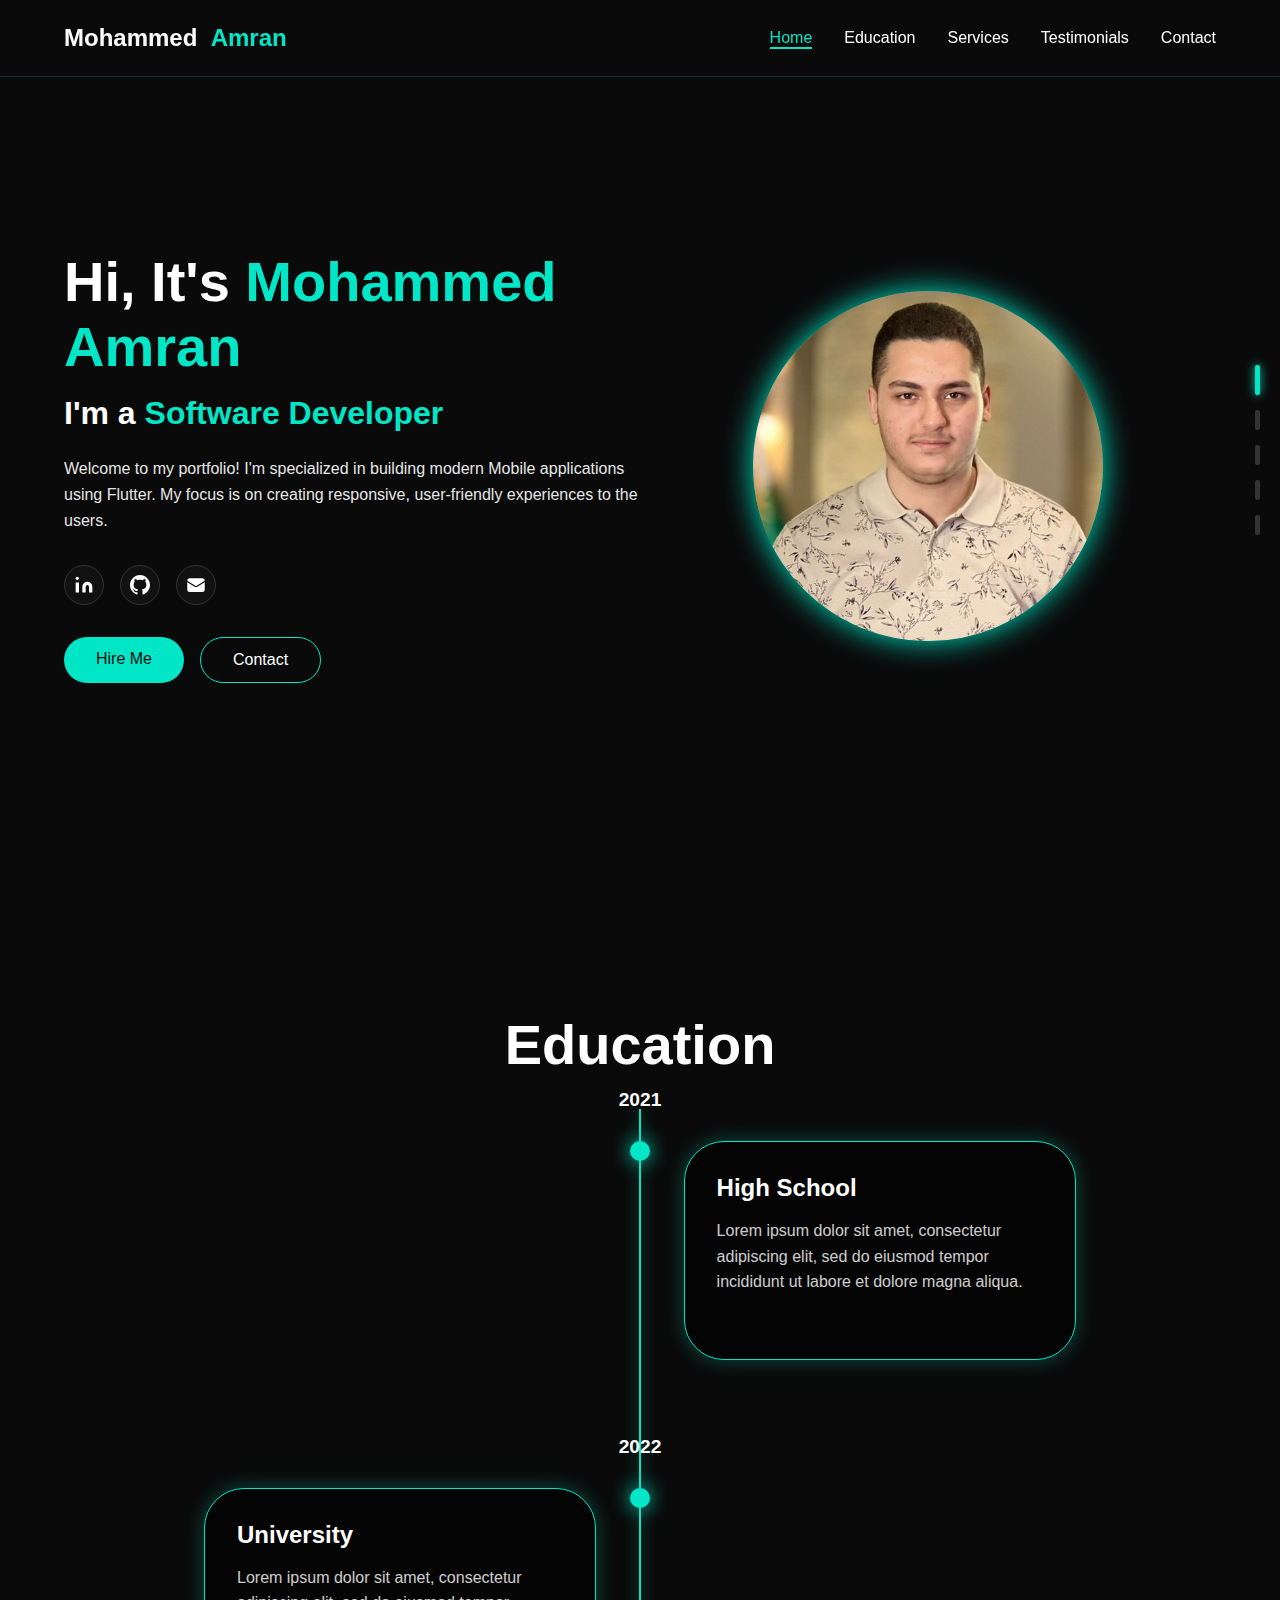
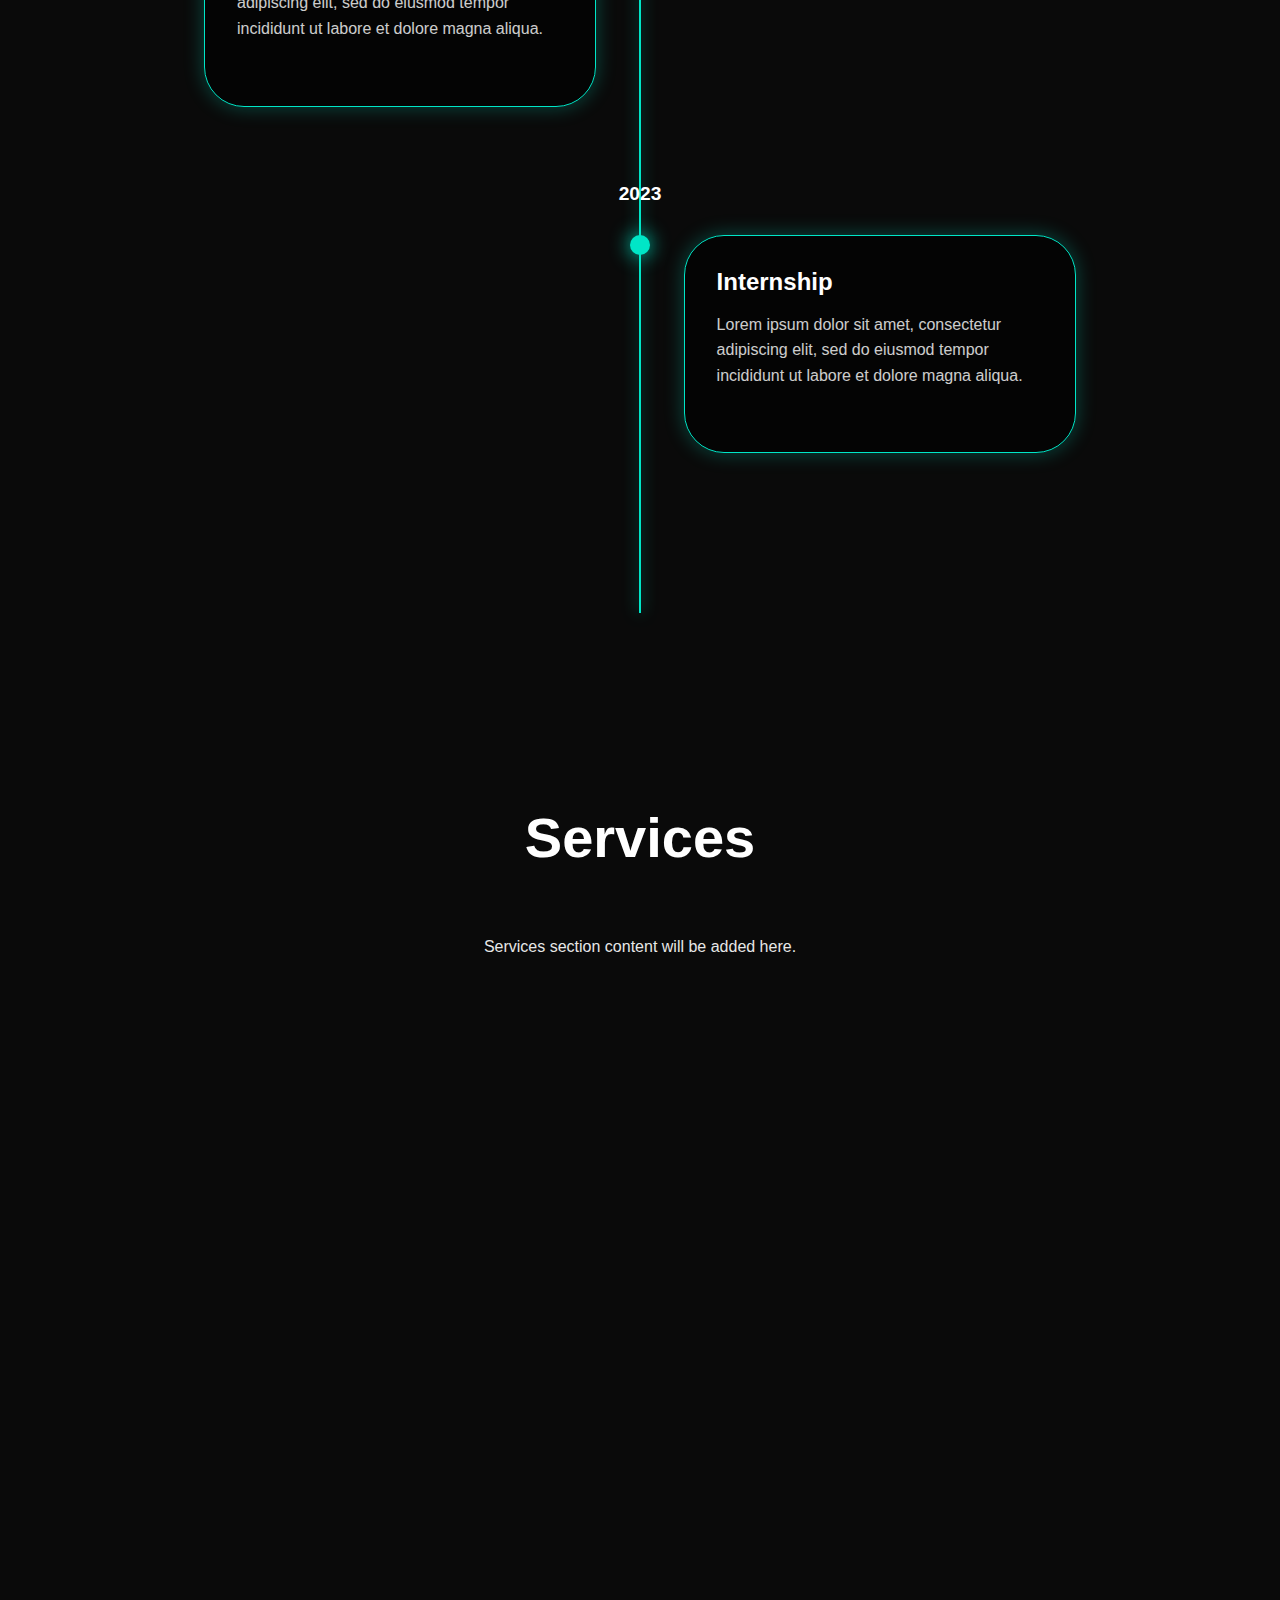
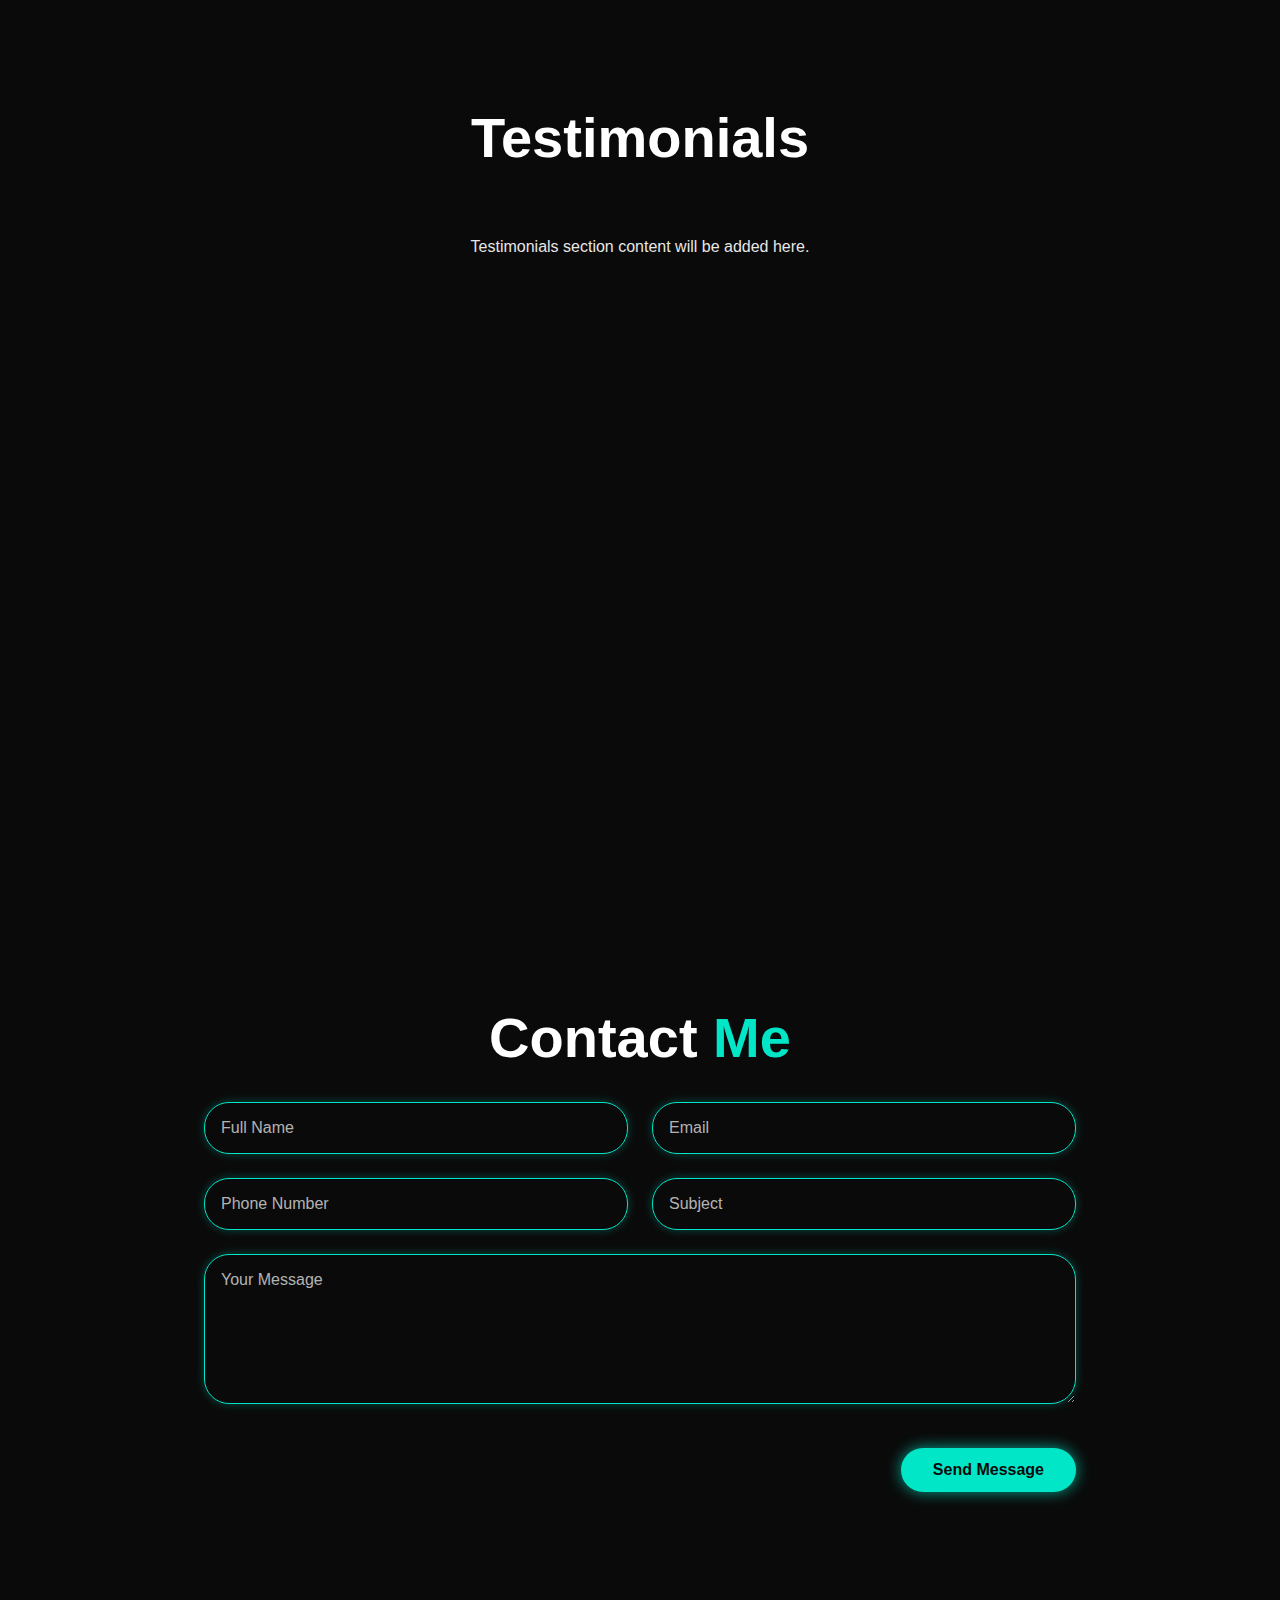
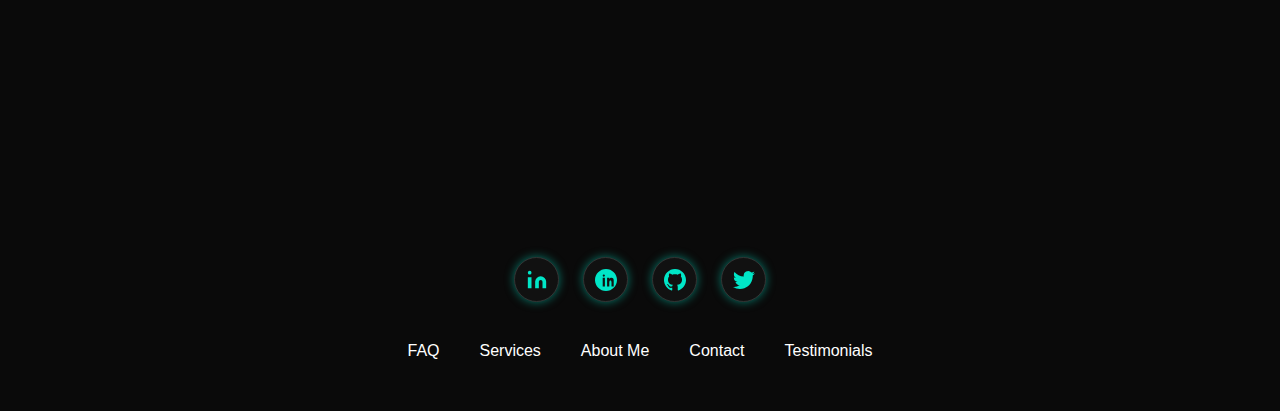
<file: index.html>
<!DOCTYPE html>
<html lang="en">
<head>
    <meta charset="UTF-8">
    <meta name="viewport" content="width=device-width, initial-scale=1.0">
    <title>Mohammed Amran - Portfolio</title>

    <style>
        /* Reset and Base Styles */
        * {
            margin: 0;
            padding: 0;
            box-sizing: border-box;
            font-family: 'Segoe UI', Tahoma, Geneva, Verdana, sans-serif;
            scroll-behavior: smooth;
        }

        html{
            scroll-behavior: smooth;
        }

        body {
            background-color: #0a0a0a;
            color: white;
            overflow-x: hidden;
        }

        section {
            min-height: 100vh;
            padding: 5rem 0;
        }

        /* Header & Navigation */
        header {
            padding: 1.5rem 5%;
            display: flex;
            justify-content: space-between;
            align-items: center;
            position: fixed;
            top: 0;
            left: 0;
            right: 0;
            background-color: rgba(10, 10, 10, 0.9);
            z-index: 1000;
            backdrop-filter: blur(10px);
            border-bottom: 1px solid rgba(0, 230, 199, 0.2);
            transition: all 0.3s ease;
        }

        .logo {
            font-size: 1.5rem;
            font-weight: bold;
            color: white;
            text-decoration: none;
            display: flex;
            align-items: center;
            position: relative;
            transition: all 0.3s ease;
        }

        .logo span {
            transition: all 0.3s ease;
        }

        .highlight {
            color: #00e6c7;
        }

        .logo:hover span:not(.highlight) {
            text-shadow: 0 0 10px rgba(0, 230, 199, 0.7), 0 0 20px rgba(0, 230, 199, 0.5);
        }

        .logo:hover .highlight {
            color: white;
            text-shadow: 0 0 10px rgba(255, 255, 255, 0.7), 0 0 20px rgba(255, 255, 255, 0.5);
        }

        nav ul {
            display: flex;
            list-style: none;
        }

        nav ul li {
            margin-left: 2rem;
        }

        nav ul li a {
            color: white;
            text-decoration: none;
            transition: color 0.3s;
            font-size: 1rem;
        }

        nav ul li a:hover, 
        nav ul li a.active {
            color: #00e6c7;
        }

        /* Mobile Menu */
        .mobile-menu-btn {
            display: none;
            cursor: pointer;
        }

        .overlay {
            position: fixed;
            top: 0;
            left: 0;
            width: 100%;
            height: 100%;
            background: rgba(0,0,0,0.7);
            display: none;
            z-index: 90;
        }

        .overlay.active {
            display: block;
        }

        /* Hero Section */
        #home {
            min-height: 100vh;
            display: flex;
            align-items: center;
            padding: 7rem 5% 5rem;
        }

        .hero-content {
            flex: 1;
            max-width: 600px;
        }

        .hero-image {
            flex: 1;
            display: flex;
            justify-content: center;
            align-items: center;
        }

        .profile-image {
            width: 350px;
            height: 350px;
            border-radius: 50%;
            object-fit: cover;
            position: relative;
        }

        .image-container {
            position: relative;
            width: 350px;
            height: 350px;
        }

        .circle-glow {
            position: absolute;
            width: 100%;
            height: 100%;
            border-radius: 50%;
            background: transparent;
            border: 2px solid #00e6c7;
            box-shadow: 0 0 30px #00e6c7;
            animation: pulse 2s infinite;
        }

        @keyframes pulse {
            0% {
                box-shadow: 0 0 20px #00e6c7;
            }
            50% {
                box-shadow: 0 0 40px #00e6c7;
            }
            100% {
                box-shadow: 0 0 20px #00e6c7;
            }
        }

        h1 {
            font-size: 3.5rem;
            margin-bottom: 1rem;
        }

        h2 {
            font-size: 2rem;
            margin-bottom: 1.5rem;
        }

        p {
            line-height: 1.6;
            margin-bottom: 2rem;
            opacity: 0.9;
        }

        /* Section Titles */
        .page-title {
            text-align: center;
            padding: 2rem 0;
            font-size: 3.5rem;
            font-weight: 700;
        }

        .page-title .highlight {
            font-size: inherit;
        }

        /* Social Icons */
        .social-icons {
            display: flex;
            gap: 1rem;
            margin-bottom: 2rem;
        }

        .social-icon {
            width: 40px;
            height: 40px;
            border-radius: 50%;
            background-color: #111;
            display: flex;
            align-items: center;
            justify-content: center;
            transition: all 0.3s ease;
            border: 1px solid #333;
        }

        .social-icon:hover {
            background-color: #00e6c7;
            transform: translateY(-5px);
        }

        .social-icon svg {
            width: 20px;
            height: 20px;
            fill: white;
        }

        /* Action Buttons */
        .action-buttons {
            display: flex;
            gap: 1rem;
        }

        .btn {
            padding: 0.8rem 2rem;
            border-radius: 50px;
            text-decoration: none;
            font-weight: 500;
            transition: all 0.3s ease;
        }

        .btn-primary {
            background-color: #00e6c7;
            color: #0a0a0a;
        }

        .btn-secondary {
            background-color: transparent;
            color: white;
            border: 1px solid #00e6c7;
        }

        .btn:hover {
            transform: translateY(-3px);
            box-shadow: 0 5px 15px rgba(0, 230, 199, 0.3);
        }

        /* Education Timeline */
        .timeline-container {
            max-width: 1000px;
            margin: 0 auto;
            padding: 0 5%;
        }

        .timeline {
            position: relative;
            padding: 2rem 0;
        }

        .timeline:before {
            content: '';
            position: absolute;
            left: 50%;
            top: 0;
            bottom: 0;
            width: 2px;
            background: #00e6c7;
            box-shadow: 0 0 15px rgba(0, 230, 199, 0.7);
            transform: translateX(-50%);
        }

        .timeline-item {
            margin-bottom: 8rem;
            position: relative;
            width: 100%;
        }

        .timeline-content {
            width: 45%;
            padding: 2rem;
            background: rgba(0, 0, 0, 0.6);
            border-radius: 40px;
            border: 1px solid #00e6c7;
            position: relative;
            transition: all 0.3s ease;
            box-shadow: 0 0 20px rgba(0, 230, 199, 0.3);
        }

        .timeline-content:hover {
            box-shadow: 0 0 30px rgba(0, 230, 199, 0.5);
        }

        .timeline-item:nth-child(odd) .timeline-content {
            float: right;
        }

        .timeline-item:nth-child(even) .timeline-content {
            float: left;
        }

        .timeline-item:after {
            content: '';
            display: block;
            clear: both;
        }

        .timeline-year {
            position: absolute;
            top: -60px; /* Increased spacing between year and dot */
            left: 50%;
            text-align: center;
            padding: 0.5rem;
            color: white;
            font-weight: bold;
            transform: translateX(-50%);
            z-index: 10;
            font-size: 1.2rem;
        }

        .timeline-dot {
            position: absolute;
            top: 0;
            left: 50%;
            width: 20px;
            height: 20px;
            background: #00e6c7;
            border-radius: 50%;
            transform: translateX(-50%);
            z-index: 10;
            box-shadow: 0 0 20px rgba(0, 230, 199, 1);
        }

        .timeline-title {
            margin-bottom: 1rem;
            color: white;
            font-size: 1.5rem;
            font-weight: bold;
        }

        .timeline-description {
            line-height: 1.6;
            opacity: 0.8;
        }

        /* Contact Form */
        .contact-container {
            max-width: 1000px;
            margin: 0 auto;
            padding: 0 5% 4rem;
        }

        .contact-form {
            display: grid;
            grid-template-columns: 1fr 1fr;
            gap: 1.5rem;
        }

        .form-group {
            position: relative;
        }

        .form-group.full-width {
            grid-column: span 2;
        }

        .form-control {
            width: 100%;
            padding: 1rem;
            background-color: transparent;
            border: 1px solid #00e6c7;
            border-radius: 25px;
            color: white;
            font-size: 1rem;
            outline: none;
            box-shadow: 0 0 10px rgba(0, 230, 199, 0.3);
            transition: all 0.3s ease;
        }

        textarea.form-control {
            min-height: 150px;
            resize: vertical;
        }

        .form-control:focus {
            box-shadow: 0 0 15px rgba(0, 230, 199, 0.5);
        }

        .form-control::placeholder {
            color: rgba(255, 255, 255, 0.7);
        }

        .submit-container {
            grid-column: span 2;
            display: flex;
            justify-content: flex-end;
            margin-top: 1rem;
        }

        .submit-btn {
            background-color: #00e6c7;
            color: #0a0a0a;
            border: none;
            border-radius: 25px;
            padding: 0.8rem 2rem;
            font-size: 1rem;
            font-weight: bold;
            cursor: pointer;
            transition: all 0.3s ease;
            box-shadow: 0 0 15px rgba(0, 230, 199, 0.7);
        }

        .submit-btn:hover {
            transform: translateY(-3px);
            box-shadow: 0 0 20px rgba(0, 230, 199, 1);
        }

        /* Responsive */
        @media (max-width: 992px) {
            #home {
                flex-direction: column-reverse;
                text-align: center;
                padding-top: 7rem;
            }
            
            .hero-content {
                margin-top: 3rem;
            }
            
            .social-icons, .action-buttons {
                justify-content: center;
            }
            
            h1 {
                font-size: 3rem;
            }
        }

        @media (max-width: 768px) {
            .timeline:before {
                left: 30px;
            }
            
            .timeline-content {
                width: calc(100% - 60px);
                float: right;
                margin-left: 60px;
            }
            
            .timeline-year {
                left: 30px;
                top: -35px;
                transform: translateX(-50%);
            }
            
            .timeline-dot {
                left: 30px;
            }

            .contact-form {
                grid-template-columns: 1fr;
            }

            .form-group.full-width {
                grid-column: span 1;
            }

            .submit-container {
                grid-column: span 1;
                justify-content: center;
            }
            
            .image-container, .profile-image {
                width: 280px;
                height: 280px;
            }
            
            h1 {
                font-size: 2.5rem;
            }
            
            h2 {
                font-size: 1.5rem;
            }
        }

        @media (max-width: 600px) {
            .mobile-menu-btn {
                display: block;
                position: absolute;
                right: 5%;
                top: 1.5rem;
            }
            
            nav ul {
                position: fixed;
                top: 0;
                left: -100%;
                width: 80%;
                height: 100vh;
                background: #111;
                flex-direction: column;
                align-items: center;
                justify-content: center;
                transition: left 0.3s ease;
                z-index: 100;
            }
            
            nav ul.active {
                left: 0;
            }
            
            nav ul li {
                margin: 1.5rem 0;
            }
            
            .image-container, .profile-image {
                width: 220px;
                height: 220px;
            }
            
            .btn {
                padding: 0.7rem 1.5rem;
            }
            
            h1 {
                font-size: 2rem;
            }

            .page-title {
                font-size: 2.5rem;
                padding: 2rem 0;
            }
        }

        @media (max-width: 480px) {
            nav ul li {
                margin-left: 0.5rem;
                margin-right: 0.5rem;
            }
        }

        
        /*CSS Code for The Active sideBar Indiccation*/
    
/* Right Side Navigation Indicator - Updated from circles to rectangles */
.side-nav {
    position: fixed;
    right: 20px;
    top: 50%;
    transform: translateY(-50%);
    z-index: 100;
    display: flex;
    flex-direction: column;
    gap: 15px;
}

.side-nav-item {
    width: 5px;  /* Thinner width for rectangle shape */
    height: 20px; /* Taller height for rectangle shape */
    border-radius: 2px; /* Slight rounding of corners */
    background-color: #333;
    cursor: pointer;
    transition: all 0.3s ease;
    position: relative;
}

.side-nav-item:hover {
    background-color: rgba(0, 230, 199, 0.5);
}

.side-nav-item.active {
    background-color: #00e6c7;
    box-shadow: 0 0 10px #00e6c7;
    height: 30px; /* Make active item slightly taller */
}

.side-nav-tooltip {
    position: absolute;
    right: 15px; /* Adjusted position */
    top: 50%;
    transform: translateY(-50%);
    background-color: #00e6c7;
    color: #0a0a0a;
    padding: 5px 10px;
    border-radius: 5px;
    font-size: 12px;
    opacity: 0;
    visibility: hidden;
    transition: all 0.3s ease;
    white-space: nowrap;
}

.side-nav-item:hover .side-nav-tooltip {
    opacity: 1;
    visibility: visible;
}


/*CSS code for the footer*/
/* Footer styles with glowing social icons */
footer {
    background-color: #0a0a0a;
    padding: 4rem 5% 3rem; /* Increased vertical padding to make footer taller */
    text-align: center;
    /* Removed the border-top line */
}

.social-footer {
    display: flex;
    justify-content: center;
    gap: 1.5rem;
    margin-bottom: 2.5rem; /* Increased spacing between social icons and links */
}

.footer-social-icon {
    width: 45px; /* Made icons slightly larger */
    height: 45px;
    border-radius: 50%;
    background-color: #111;
    display: flex;
    align-items: center;
    justify-content: center;
    transition: all 0.3s ease;
    border: 1px solid #333;
    position: relative;
}

.footer-social-icon svg {
    width: 22px; /* Made svg icons slightly larger */
    height: 22px;
    fill: #00e6c7;
    transition: all 0.3s ease;
}

/* Glow effect on hover and static glow */
.footer-social-icon {
    box-shadow: 0 0 10px rgba(0, 230, 199, 0.5);
}

.footer-social-icon:hover {
    background-color: #00e6c7;
    transform: translateY(-5px);
    box-shadow: 0 0 20px rgba(0, 230, 199, 0.8);
}

.footer-social-icon:hover svg {
    fill: #0a0a0a;
}

.footer-links {
    display: flex;
    justify-content: center;
    flex-wrap: wrap;
    gap: 2.5rem; /* Increased gap between footer links */
    margin-top: 2.5rem; /* Increased margin to add more vertical space */
}

.footer-links a {
    color: white;
    text-decoration: none;
    transition: all 0.3s ease;
    font-size: 1rem; /* Slightly larger font size */
    position: relative;
    padding-bottom: 3px; /* Space for the underline */
}

/* Underline effect with the greenish color */
.footer-links a::after {
    content: '';
    position: absolute;
    width: 0;
    height: 2px;
    bottom: 0;
    left: 0;
    background-color: #00e6c7;
    transition: width 0.3s ease;
}

.footer-links a:hover {
    color: #00e6c7;
}

.footer-links a:hover::after {
    width: 100%;
}

/* Responsive adjustments for footer */
@media (max-width: 600px) {
    .footer-links {
        gap: 1.5rem; /* Increased mobile gap */
        flex-direction: column;
    }
    
    .social-footer {
        gap: 1.2rem; /* Increased mobile gap */
    }
    
    footer {
        padding: 3rem 5% 2.5rem; /* Slightly less padding on mobile but still taller */
    }
}


/*Extra CSS code for underline effect of the topbar buttons*/
/* Add underline effect to top navigation similar to footer links */
nav ul li a {
    color: white;
    text-decoration: none;
    transition: color 0.3s;
    font-size: 1rem;
    position: relative;
    padding-bottom: 3px; /* Space for the underline */
}

nav ul li a::after {
    content: '';
    position: absolute;
    width: 0;
    height: 2px;
    bottom: 0;
    left: 0;
    background-color: #00e6c7;
    transition: width 0.3s ease;
}

nav ul li a:hover::after,
nav ul li a.active::after {
    width: 100%;
}



    </style>
</head>

<body>

    
    <!-- Side Navigation -->
<div class="side-nav">
    <div class="side-nav-item active" data-section="home">
        <div class="side-nav-tooltip">Home</div>
    </div>
    <div class="side-nav-item" data-section="education">
        <div class="side-nav-tooltip">Education</div>
    </div>
    <div class="side-nav-item" data-section="services">
        <div class="side-nav-tooltip">Services</div>
    </div>
    <div class="side-nav-item" data-section="testimonials">
        <div class="side-nav-tooltip">Testimonials</div>
    </div>
    <div class="side-nav-item" data-section="contact">
        <div class="side-nav-tooltip">Contact</div>
    </div>
</div>

    <header>
        <a href="#home" class="logo">
            <span>Mohammed &nbsp;</span><span class="highlight">Amran</span>
        </a>
        
        <div class="mobile-menu-btn">
            <svg xmlns="http://www.w3.org/2000/svg" width="24" height="24" viewBox="0 0 24 24" fill="none" stroke="white" stroke-width="2" stroke-linecap="round" stroke-linejoin="round">
                <line x1="3" y1="12" x2="21" y2="12"></line>
                <line x1="3" y1="6" x2="21" y2="6"></line>
                <line x1="3" y1="18" x2="21" y2="18"></line>
            </svg>
        </div>
        
        <nav>
            <ul>
                <li><a href="#home" class="nav-link active">Home</a></li>
                <li><a href="#education" class="nav-link">Education</a></li>
                <li><a href="#services" class="nav-link">Services</a></li>
                <li><a href="#testimonials" class="nav-link">Testimonials</a></li>
                <li><a href="#contact" class="nav-link">Contact</a></li>
            </ul>
        </nav>
    </header>

    <div class="overlay"></div>

    <!-- Home Section -->
    <section id="home">
        <div class="hero-content">
            <h1>Hi, It's <span class="highlight">Mohammed Amran</span></h1>
            <h2>I'm a <span class="highlight">Software Developer</span></h2>
            <p>
                Welcome to my portfolio! I'm specialized in building modern Mobile
                applications using Flutter. My focus is on creating responsive, 
                user-friendly experiences to the users.
            </p>
            
            <div class="social-icons">
                <!-- LinkedIn Link -->
                <a href="https://www.linkedin.com/in/mohammed-abdulrahman-a0635427a/" class="social-icon" target="_blank">
                    <svg xmlns="http://www.w3.org/2000/svg" viewBox="0 0 24 24">
                        <path d="M16 8a6 6 0 0 1 6 6v7h-4v-7a2 2 0 0 0-2-2 2 2 0 0 0-2 2v7h-4v-7a6 6 0 0 1 6-6z"></path>
                        <rect x="2" y="9" width="4" height="12"></rect>
                        <circle cx="4" cy="4" r="2"></circle>
                    </svg>
                </a>

                <!-- GitHub Link -->
                <a href="https://github.com/Mohammed-Amran" class="social-icon" target="_blank">
                    <svg xmlns="http://www.w3.org/2000/svg" viewBox="0 0 24 24">
                        <path d="M12 0c-6.626 0-12 5.373-12 12 0 5.302 3.438 9.8 8.207 11.387.599.111.793-.261.793-.577v-2.234c-3.338.726-4.033-1.416-4.033-1.416-.546-1.387-1.333-1.756-1.333-1.756-1.089-.745.083-.729.083-.729 1.205.084 1.839 1.237 1.839 1.237 1.07 1.834 2.807 1.304 3.492.997.107-.775.418-1.305.762-1.604-2.665-.305-5.467-1.334-5.467-5.931 0-1.311.469-2.381 1.236-3.221-.124-.303-.535-1.524.117-3.176 0 0 1.008-.322 3.301 1.23.957-.266 1.983-.399 3.003-.404 1.02.005 2.047.138 3.006.404 2.291-1.552 3.297-1.23 3.297-1.23.653 1.653.242 2.874.118 3.176.77.84 1.235 1.911 1.235 3.221 0 4.609-2.807 5.624-5.479 5.921.43.372.823 1.102.823 2.222v3.293c0 .319.192.694.801.576 4.765-1.589 8.199-6.086 8.199-11.386 0-6.627-5.373-12-12-12z"/>
                    </svg>
                </a>

                <!-- Email Link -->
                <a href="mailto:mohammedamran377@gmail.com" class="social-icon">
                    <svg xmlns="http://www.w3.org/2000/svg" viewBox="0 0 24 24">
                        <path d="M1.5 8.67v8.58a3 3 0 003 3h15a3 3 0 003-3V8.67l-8.928 5.493a3 3 0 01-3.144 0L1.5 8.67z"/>
                        <path d="M22.5 6.908V6.75a3 3 0 00-3-3h-15a3 3 0 00-3 3v.158l9.714 5.978a1.5 1.5 0 001.572 0L22.5 6.908z"/>
                    </svg>
                </a>
            </div>
            
            <div class="action-buttons">
                <a href="#contact" class="btn btn-primary">Hire Me</a>
                <a href="#contact" class="btn btn-secondary">Contact</a>
            </div>
        </div>
        
        <div class="hero-image">
            <div class="image-container">
                <div class="circle-glow"></div>
                <img src="me.jpg" alt="Profile Image" class="profile-image">
            </div>
        </div>
    </section>

    <!-- Education Section -->
    <section id="education">
        <div class="page-title">
            Education
        </div>

        <div class="timeline-container">
            <div class="timeline">
                <!-- High School -->
                <div class="timeline-item">
                    <div class="timeline-year">2021</div>
                    <div class="timeline-dot"></div>
                    <div class="timeline-content">
                        <h2 class="timeline-title">High School</h2>
                        <p class="timeline-description">
                            Lorem ipsum dolor sit amet, consectetur adipiscing elit, sed do eiusmod tempor 
                            incididunt ut labore et dolore magna aliqua.
                        </p>
                    </div>
                </div>

                <!-- University -->
                <div class="timeline-item">
                    <div class="timeline-year">2022</div>
                    <div class="timeline-dot"></div>
                    <div class="timeline-content">
                        <h2 class="timeline-title">University</h2>
                        <p class="timeline-description">
                            Lorem ipsum dolor sit amet, consectetur adipiscing elit, sed do eiusmod tempor 
                            incididunt ut labore et dolore magna aliqua.
                        </p>
                    </div>
                </div>

                <!-- Internship -->
                <div class="timeline-item">
                    <div class="timeline-year">2023</div>
                    <div class="timeline-dot"></div>
                    <div class="timeline-content">
                        <h2 class="timeline-title">Internship</h2>
                        <p class="timeline-description">
                            Lorem ipsum dolor sit amet, consectetur adipiscing elit, sed do eiusmod tempor 
                            incididunt ut labore et dolore magna aliqua.
                        </p>
                    </div>
                </div>
            </div>
        </div>
    </section>

    <!-- Services Section (Placeholder) -->
    <section id="services">
        <div class="page-title">
            Services
        </div>
        <div style="text-align: center; padding: 2rem 5%;">
            <p>Services section content will be added here.</p>
        </div>
    </section>

    <!-- Testimonials Section (Placeholder) -->
    <section id="testimonials">
        <div class="page-title">
            Testimonials
        </div>
        <div style="text-align: center; padding: 2rem 5%;">
            <p>Testimonials section content will be added here.</p>
        </div>
    </section>

    <!-- Contact Section -->
    <section id="contact">
        <div class="page-title">
            Contact <span class="highlight">Me</span>
        </div>

        <div class="contact-container">
            <form class="contact-form">
                <div class="form-group">
                    <input type="text" class="form-control" placeholder="Full Name" required>
                </div>
                <div class="form-group">
                    <input type="email" class="form-control" placeholder="Email" required>
                </div>
                <div class="form-group">
                    <input type="tel" class="form-control" placeholder="Phone Number">
                </div>
                <div class="form-group">
                    <input type="text" class="form-control" placeholder="Subject">
                </div>
                <div class="form-group full-width">
                    <textarea class="form-control" placeholder="Your Message" required></textarea>
                </div>
                <div class="submit-container">
                    <button type="submit" class="submit-btn">Send Message</button>
                </div>
            </form>
        </div>
    </section>



<!-- Footer Section with Social Media Icons -->
<footer>
    <div class="social-footer">
        <a href="https://www.linkedin.com/in/mohammed-abdulrahman-a0635427a/" class="footer-social-icon" target="_blank">
            <svg xmlns="http://www.w3.org/2000/svg" viewBox="0 0 24 24">
                <path d="M16 8a6 6 0 0 1 6 6v7h-4v-7a2 2 0 0 0-2-2 2 2 0 0 0-2 2v7h-4v-7a6 6 0 0 1 6-6z"></path>
                <rect x="2" y="9" width="4" height="12"></rect>
                <circle cx="4" cy="4" r="2"></circle>
            </svg>
        </a>
        
        <a href="#" class="footer-social-icon" target="_blank">
            <svg xmlns="http://www.w3.org/2000/svg" viewBox="0 0 24 24">
                <path d="M12 0C5.383 0 0 5.383 0 12s5.383 12 12 12 12-5.383 12-12S18.617 0 12 0zm-1.2 19.2h-2.4V9.6h2.4v9.6zm-1.2-10.8c-.795 0-1.2-.405-1.2-1.2 0-.795.405-1.2 1.2-1.2.795 0 1.2.405 1.2 1.2 0 .795-.405 1.2-1.2 1.2zm10.8 10.8h-2.4v-4.8c0-1.2-.6-1.8-1.2-1.8-.6 0-1.2.6-1.2 1.8v4.8h-2.4V9.6h2.4v1.2c.6-.6 1.2-1.2 2.4-1.2 1.8 0 2.4 1.2 2.4 3v6.6z"/>
            </svg>
        </a>
        
        <a href="https://github.com/Mohammed-Amran" class="footer-social-icon" target="_blank">
            <svg xmlns="http://www.w3.org/2000/svg" viewBox="0 0 24 24">
                <path d="M12 0c-6.626 0-12 5.373-12 12 0 5.302 3.438 9.8 8.207 11.387.599.111.793-.261.793-.577v-2.234c-3.338.726-4.033-1.416-4.033-1.416-.546-1.387-1.333-1.756-1.333-1.756-1.089-.745.083-.729.083-.729 1.205.084 1.839 1.237 1.839 1.237 1.07 1.834 2.807 1.304 3.492.997.107-.775.418-1.305.762-1.604-2.665-.305-5.467-1.334-5.467-5.931 0-1.311.469-2.381 1.236-3.221-.124-.303-.535-1.524.117-3.176 0 0 1.008-.322 3.301 1.23.957-.266 1.983-.399 3.003-.404 1.02.005 2.047.138 3.006.404 2.291-1.552 3.297-1.23 3.297-1.23.653 1.653.242 2.874.118 3.176.77.84 1.235 1.911 1.235 3.221 0 4.609-2.807 5.624-5.479 5.921.43.372.823 1.102.823 2.222v3.293c0 .319.192.694.801.576 4.765-1.589 8.199-6.086 8.199-11.386 0-6.627-5.373-12-12-12z"/>
            </svg>
        </a>
        
        <a href="https://twitter.com" class="footer-social-icon" target="_blank">
            <svg xmlns="http://www.w3.org/2000/svg" viewBox="0 0 24 24">
                <path d="M23.953 4.57a10 10 0 01-2.825.775 4.958 4.958 0 002.163-2.723 10.019 10.019 0 01-3.127 1.195 4.92 4.92 0 00-8.384 4.482C7.69 8.095 4.067 6.13 1.64 3.162a4.822 4.822 0 00-.666 2.475c0 1.71.87 3.213 2.188 4.096a4.904 4.904 0 01-2.228-.616v.06a4.923 4.923 0 003.946 4.827 4.996 4.996 0 01-2.212.085 4.937 4.937 0 004.604 3.417 9.868 9.868 0 01-6.102 2.105c-.39 0-.779-.023-1.17-.067a13.995 13.995 0 007.557 2.209c9.054 0 13.999-7.496 13.999-13.986 0-.209 0-.42-.015-.63a9.936 9.936 0 002.46-2.548l-.047-.02z"/>
            </svg>
        </a>
    </div>
    
    <div class="footer-links">
        <a href="#faq">FAQ</a>
        <a href="#services">Services</a>
        <a href="#about">About Me</a>
        <a href="#contact">Contact</a>
        <a href="#testimonials">Testimonials</a>
    </div>
</footer>


    <script>
     // Mobile Menu Toggle
const mobileMenuBtn = document.querySelector('.mobile-menu-btn');
const navMenu = document.querySelector('nav ul');
const overlay = document.querySelector('.overlay');

mobileMenuBtn.addEventListener('click', () => {
    navMenu.classList.toggle('active');
    overlay.classList.toggle('active');
});

overlay.addEventListener('click', () => {
    navMenu.classList.remove('active');
    overlay.classList.remove('active');
});

// Enhanced smooth scrolling function
function smoothScrollTo(targetPosition, duration = 1000) {
    const startPosition = window.pageYOffset;
    const distance = targetPosition - startPosition;
    let startTime = null;
    
    function animation(currentTime) {
        if (startTime === null) startTime = currentTime;
        const timeElapsed = currentTime - startTime;
        const run = easeInOutQuad(timeElapsed, startPosition, distance, duration);
        window.scrollTo(0, run);
        if (timeElapsed < duration) requestAnimationFrame(animation);
    }
    
    // Easing function for smoother animation
    function easeInOutQuad(t, b, c, d) {
        t /= d / 2;
        if (t < 1) return c / 2 * t * t + b;
        t--;
        return -c / 2 * (t * (t - 2) - 1) + b;
    }
    
    requestAnimationFrame(animation);
}

// Smooth scrolling for navigation items with enhanced animation
const navItems = document.querySelectorAll('nav ul li a');
navItems.forEach(item => {
    item.addEventListener('click', (e) => {
        // Close mobile menu if open
        navMenu.classList.remove('active');
        overlay.classList.remove('active');
        
        // Get the href attribute
        const targetId = item.getAttribute('href');
        
        // If it's an anchor link (starts with #)
        if (targetId.startsWith('#')) {
            e.preventDefault();
            
            const targetSection = document.querySelector(targetId);
            if (targetSection) {
                // Get the header height for offset
                const headerHeight = document.querySelector('header').offsetHeight;
                
                // Calculate position to scroll to
                const targetPosition = targetSection.getBoundingClientRect().top + window.pageYOffset - headerHeight;
                
                // Use custom smooth scroll with animation (1000ms = 1 second duration)
                smoothScrollTo(targetPosition, 1000);
            }
        }
    });
});

// Side navigation click event with enhanced animation
const sideNavItems = document.querySelectorAll('.side-nav-item');
sideNavItems.forEach(item => {
    item.addEventListener('click', () => {
        const sectionId = item.getAttribute('data-section');
        const targetSection = document.getElementById(sectionId);
        
        if (targetSection) {
            // Get the header height for offset
            const headerHeight = document.querySelector('header').offsetHeight;
            
            // Calculate position to scroll to
            const targetPosition = targetSection.getBoundingClientRect().top + window.pageYOffset - headerHeight;
            
            // Use custom smooth scroll with animation
            smoothScrollTo(targetPosition, 1000);
        }
    });
});

// Active navigation highlighting
const sections = document.querySelectorAll('section');
const navLinks = document.querySelectorAll('.nav-link');

window.addEventListener('scroll', () => {
    let current = '';
    
    sections.forEach(section => {
        const sectionTop = section.offsetTop;
        const sectionHeight = section.clientHeight;
        if(pageYOffset >= (sectionTop - sectionHeight/3)) {
            current = section.getAttribute('id');
        }
    });

    // Update top navigation
    navLinks.forEach(link => {
        link.classList.remove('active');
        if(link.getAttribute('href').substring(1) === current) {
            link.classList.add('active');
        }
    });
    
    // Update side navigation
    sideNavItems.forEach(item => {
        item.classList.remove('active');
        if(item.getAttribute('data-section') === current) {
            item.classList.add('active');
        }
    });
});

// Contact form submission
document.querySelector('.contact-form').addEventListener('submit', function(e) {
    e.preventDefault();
    // Add form submission logic here
    alert('Thank you for your message! I will get back to you soon.');
    this.reset();
});

    </script>


</body>
</html>
</file>
